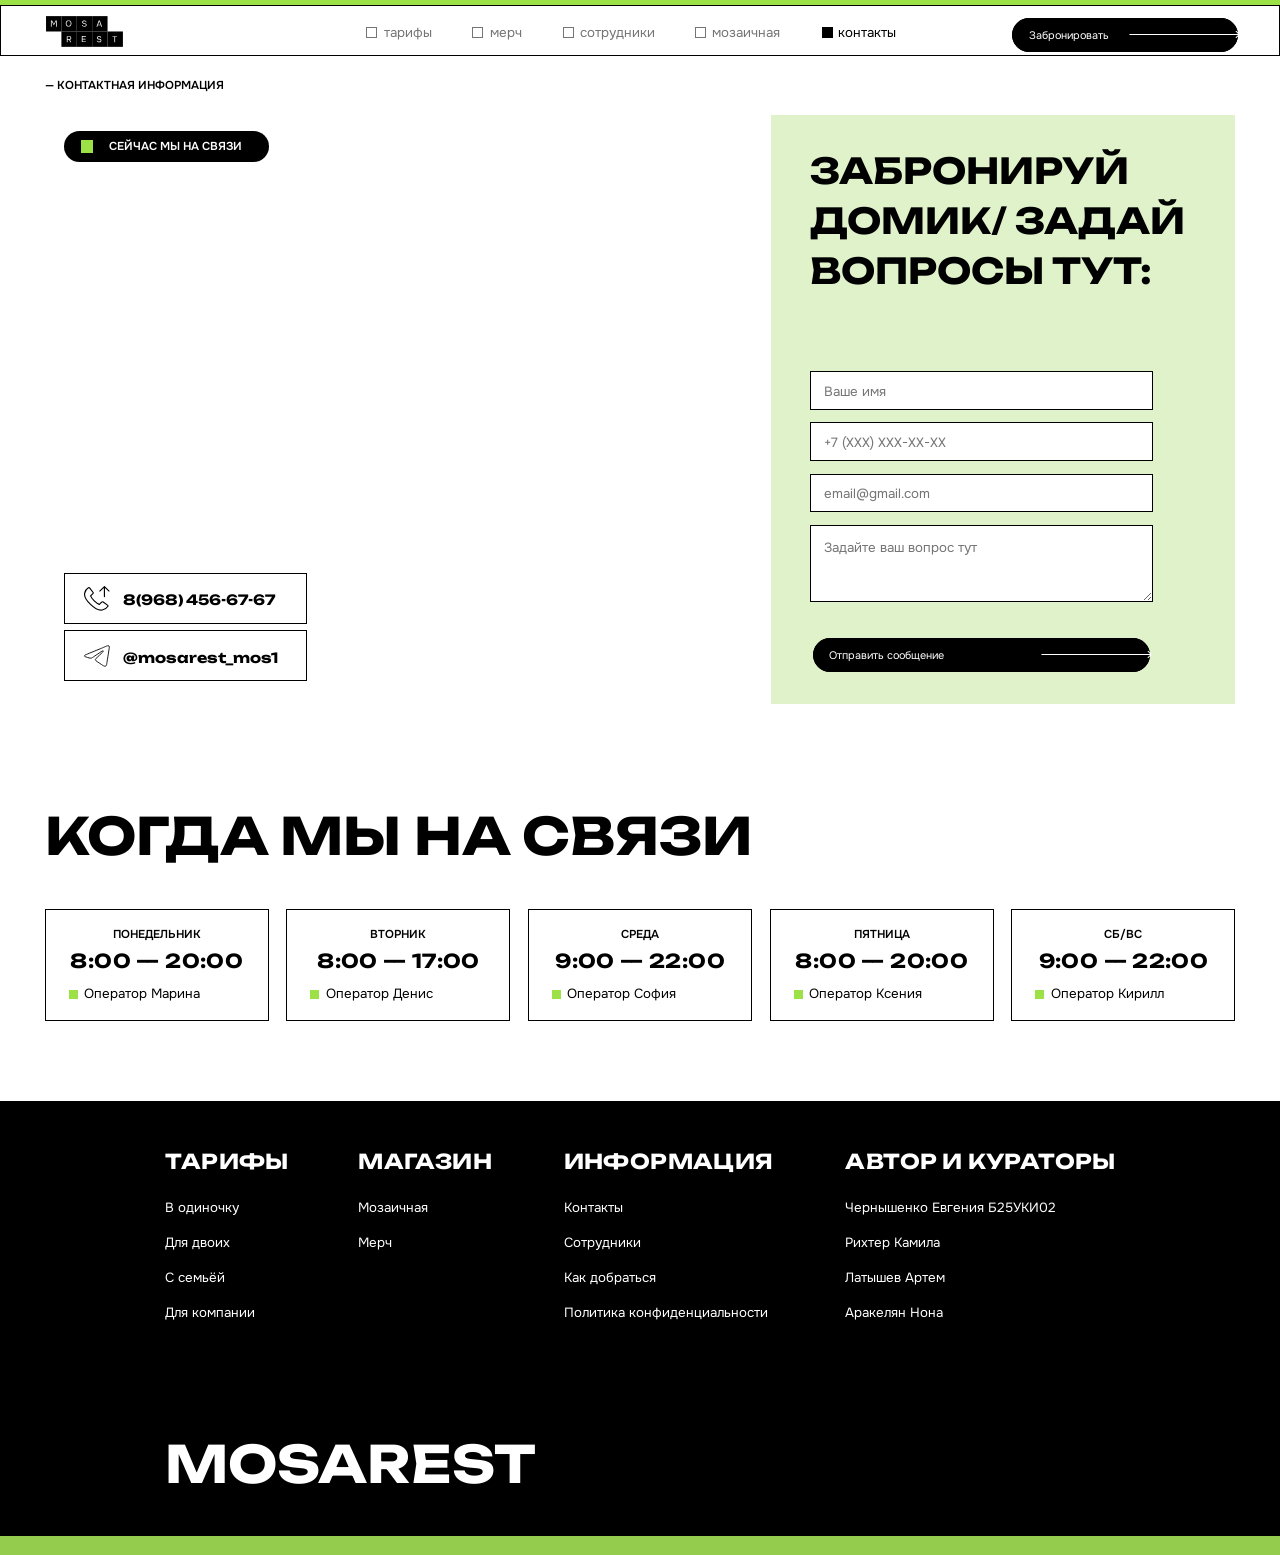
<file: contacts.html>
<!DOCTYPE html>
<html lang="ru" dir="ltr"> 
<head>
    <meta charset="utf-8">
    <meta name="viewport" content="width=device-width, initial-scale=1.0">
    <link href="./css/style.css" rel="stylesheet" type="text/css"/>
    <link rel="icon" href="img/favicon.png" type="image/x-icon">
    <script src="./js/js.js" charset="utf-8"></script>
    <title>Second_life_garden_module3</title>
</head>
<body>
     <!-- <div class="container">
        <div class="grid">
            <div class="col"></div>
            <div class="col"></div>
            <div class="col"></div>
            <div class="col"></div>
            <div class="col"></div>
            <div class="col"></div>
            <div class="col"></div>
            <div class="col"></div>
            <div class="col"></div>
            <div class="col"></div>
        </div>
    </div> -->
    <div class="progress1"></div> 
    <div class="header">
        <div><img class="logo" src="img/logo.svg" onclick="location.href='./index.html'"></div>
        <ul class="li-list">
            <li><a class="header_text" href="./tarifs.html">тарифы</a></li>
            <div class="square1" onclick="location.href='./tarifs.html'"></div>
            
            <li><a class="header_text" href="./merch.html">мерч</a></li>
            <div class="square2" onclick="location.href='./merch.html'"> </div>
            
            <li><a class="header_text" href="./workers.html">сотрудники</a></li>
            <div class="square3" onclick="location.href='./workers.html'"> </div>
            
            <li><a class="header_text" href="./mosaic.html">мозаичная</a></li>
            <div class="square4" onclick="location.href='./mosaic.html'"> </div>
            
            <li><a class="header_text" id="contacts" href="./contacts.html">контакты</a></li>
            <div class="square5" id="square5" onclick="location.href='./contacts.html'"> </div>
        </ul>
                <div class="bron">
            <span id="span_btn2" onclick="location.href='./contacts.html'">Забронировать</span>
            <img class="arrow4" src="img/Arrow 6.svg" alt="arrow">
        </div>
    </div>



    <section class="section1_contacts">
        <p class="small_text st6">— КОНТАКТНАЯ ИНФОРМАЦИЯ</p>
        <div class="map">
            <iframe 
                    src="https://yandex.ru/map-widget/v1/?ll=37.241939%2C55.699025&z=14.81&pt=37.241939%2C55.699025" 
    allowfullscreen>
            </iframe>

            <div class="plashka">
                <p class="small_text st7">СЕЙЧАС МЫ НА СВЯЗИ</p>
                <div class="squr"></div>
            </div>

            <div class="plashka2">
                <p class="merch_name4"> 8(968) 456-67-67</p>
                <img class="phone" src="img/phone.svg" alt="phone">
            </div>

            <div class="plashka3">
                <p class="merch_name4"> @mosarest_mos1</p>
                <img class="tg" src="img/tg.svg" alt="tg">
        

            </div>
    </div>

   <div class="bck">
        <p class="medtext cont">ЗАБРОНИРУЙ ДОМИК/ ЗАДАЙ ВОПРОСЫ ТУТ:</p>
        <div class="form-container">
            <form id="contact_form" class="contact-form">
                <input type="text" id="user_name" class="form-input" placeholder="Ваше имя">
                <input type="tel" id="user_phone" class="form-input" placeholder="+7 (XXX) XXX-XX-XX">
                <input type="email" id="user_email" class="form-input" placeholder="email@gmail.com">
                <textarea id="user_message" class="form-textarea" placeholder="Задайте ваш вопрос тут"  maxlength="250"></textarea>
                <!-- <button  class="submit">Отправить</button> -->
                <div class="bron2">
                        <span id="span_btn3">Отправить сообщение</span>
                        <img class="arrow4" src="img/Arrow 6.svg" alt="arrow">
                </div>
            </form>
            <div id="success_message" class="success-message"></div>
        </div>
</div>
</div>
    </section>

    <section class="section2_contacts"></section>
    <section class="section3_contacts">
        <p class="zagolovok zg20">КОГДА МЫ НА СВЯЗИ</p>

        <div class="dates-grid">
        <div class="date-card free" onclick="location.href='./contacts.html'">
            <div class="date-card__month">ПОНЕДЕЛЬНИК</div>
            <div class="date-card__range">8:00 — 20:00</div>
            <div class="date-card__status"><span class="dot dot--free"></span>Оператор Марина</div>
        </div>

        <div class="date-card free" onclick="location.href='./merch.html'">
            <div class="date-card__month">ВТОРНИК</div>
            <div class="date-card__range">8:00 — 17:00</div>
            <div class="date-card__status"><span class="dot dot--free"></span>Оператор Денис</div>
        </div>

        <div class="date-card free" onclick="location.href='./contacts.html'">
            <div class="date-card__month">СРЕДА</div>
            <div class="date-card__range">9:00 — 22:00</div>
            <div class="date-card__status"><span class="dot dot--free"></span>Оператор София</div>
        </div>

        <div class="date-card free" onclick="location.href='./contacts.html'">
            <div class="date-card__month">ПЯТНИЦА</div>
            <div class="date-card__range">8:00 — 20:00</div>
            <div class="date-card__status"><span class="dot dot--free"></span>Оператор Ксения</div>
        </div>

        <div class="date-card free">
            <div class="date-card__month">СБ/ВС</div>
            <div class="date-card__range">9:00 — 22:00</div>
            <div class="date-card__status"><span class="dot dot--free"></span>Оператор Кирилл</div>
        </div>
        </div>

    </section>

        <section class="section6">
        <div class="podval_1">
            <p class="opener_title num1">ТАРИФЫ</p>
            <p class="basic num2 clickable" data-href="./tarifs.html">В одиночку</p>
            <p class="basic num2 clickable" data-href="./tarifs.html">Для двоих</p>
            <p class="basic num2 clickable" data-href="./tarifs.html">С семьёй</p>
            <p class="basic num2 clickable" data-href="./tarifs.html">Для компании</p>
        </div>


        <div class="podval_2">
            <p class="opener_title num1 ">МАГАЗИН</p>
            <p class="basic num2 clickable" data-href="./mosaic.html">Мозаичная</p>
            <p class="basic num2 clickable" data-href="./mosaic.html">Мерч</p>
        </div>

        <div class="podval_3">
            <p class="opener_title num1">ИНФОРМАЦИЯ</p>
            <p class="basic num2 clickable" data-href="./contacts.html">Контакты</p>
            <p class="basic num2 clickable" data-href="./contacts.html">Сотрудники</p>
            <p class="basic num2 clickable" data-href="./contacts.html">Как добраться</p>
            <p class="basic num2 clickable" data-href="./contacts.html">Политика конфиденциальности</p>
        </div>

        <div class="podval_4">
            <p class="opener_title num1">АВТОР И КУРАТОРЫ</p>
            <p class="basic num2 clickable">Чернышенко Евгения Б25УКИ02</p>
            <p class="basic num2 clickable">Рихтер Камила</p>
            <p class="basic num2 clickable">Латышев Артем</p>
            <p class="basic num2 clickable">Аракелян Нона</p>
        </div>

        <p class="zagolovok zg4">MOSAREST</p>
        <div class="podv_poloska"></div>

    </section>

</body>
</html>
</file>
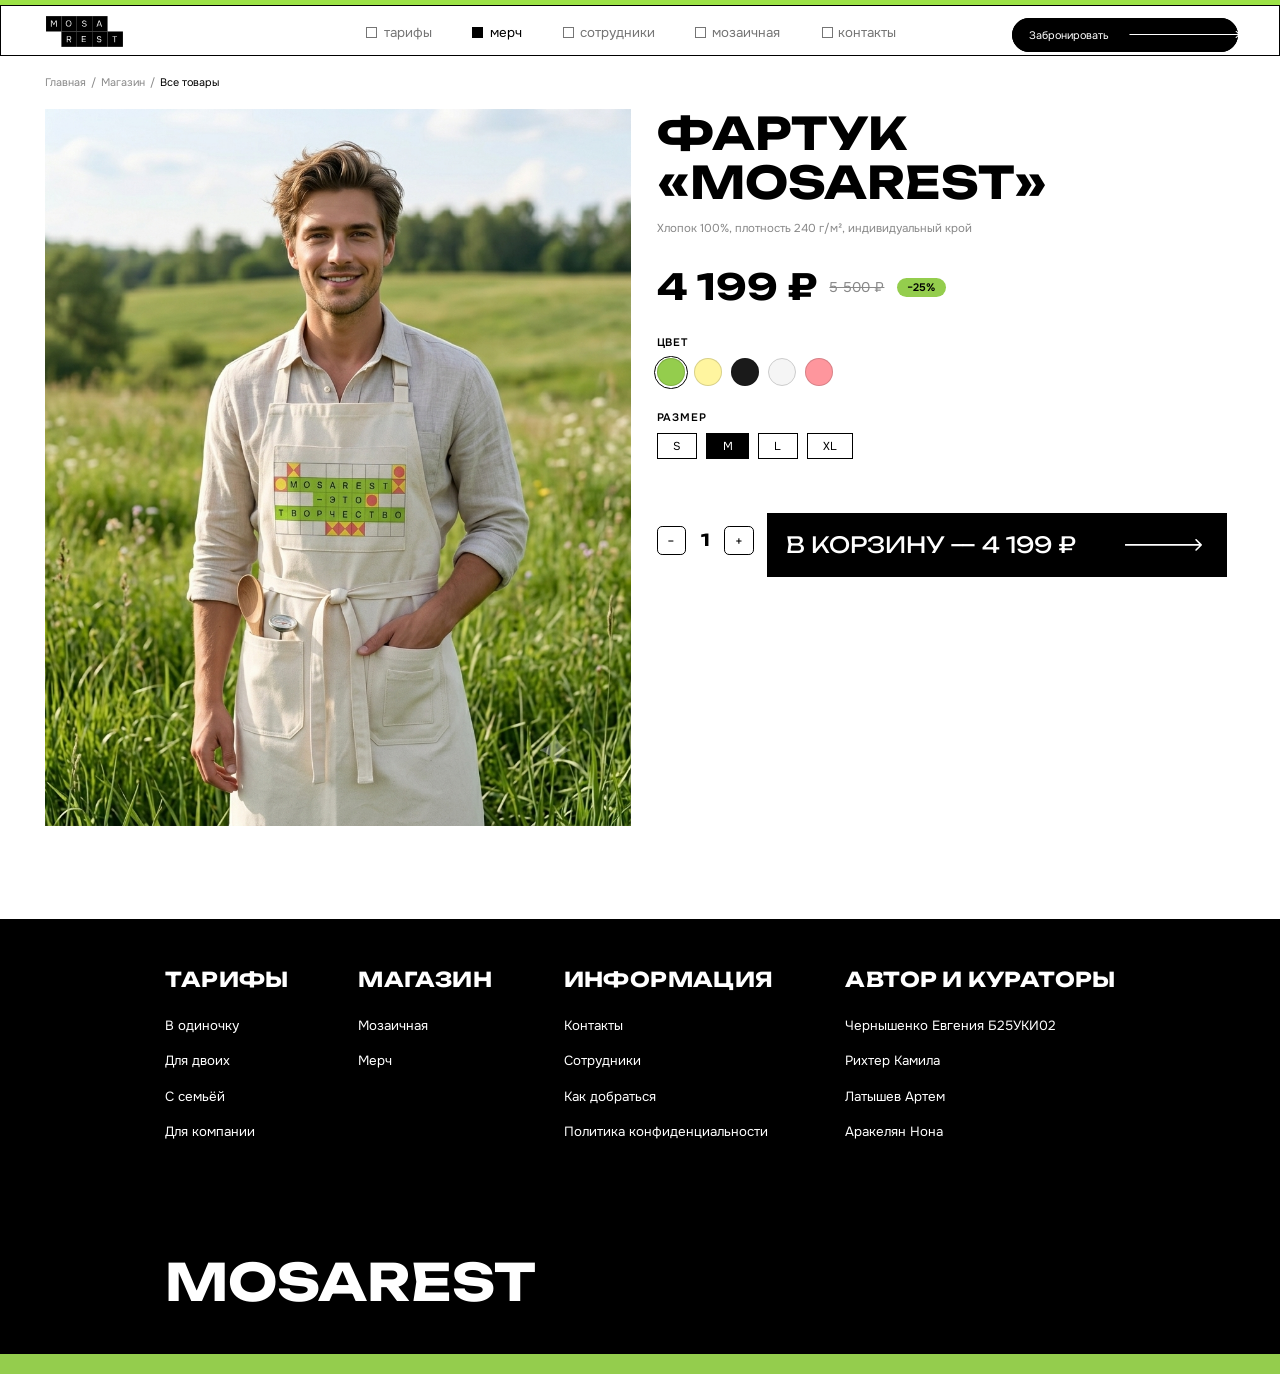
<file: merch2.html>
<!DOCTYPE html>
<html lang="ru" dir="ltr"> 
<head>
    <meta charset="utf-8">
    <meta name="viewport" content="width=device-width, initial-scale=1.0">
    <link href="./css/style.css" rel="stylesheet" type="text/css"/>
    <link rel="icon" href="img/favicon.png" type="image/x-icon">
    <script src="./js/js.js" charset="utf-8"></script>
    <title>Second_life_garden_module3</title>
</head>
<body>
    <!-- <div class="container">
        <div class="grid">
            <div class="col"></div>
            <div class="col"></div>
            <div class="col"></div>
            <div class="col"></div>
            <div class="col"></div>
            <div class="col"></div>
            <div class="col"></div>
            <div class="col"></div>
            <div class="col"></div>
            <div class="col"></div>
        </div>
    </div> -->
    <div class="progress1"></div> 
    <div class="header">
        <div><img class="logo" src="img/logo.svg" onclick="location.href='./index.html'"></div>
        <ul class="li-list">
            <li><a class="header_text" href="./tarifs.html">тарифы</a></li>
            <div class="square1" onclick="location.href='./tarifs.html'"> </div>
            
            <li><a class="header_text" id="merch" href="./merch.html">мерч</a></li>
            <div class="square2" id="square2" onclick="location.href='./merch.html'"> </div>
            
            <li><a class="header_text" href="./workers.html">сотрудники</a></li>
            <div class="square3" onclick="location.href='./workers.html'"> </div>
            
            <li><a class="header_text" href="./mosaic.html">мозаичная</a></li>
            <div class="square4" onclick="location.href='./mosaic.html'"> </div>
            
            <li><a class="header_text" href="./contacts.html">контакты</a></li>
            <div class="square5" onclick="location.href='./contacts.html'"> </div>
        </ul>

                <div class="bron">
            <span id="span_btn2" onclick="location.href='./contacts.html'">Забронировать</span>
            <img class="arrow4" src="img/Arrow 6.svg" alt="arrow">
        </div>
    </div>

    <section class="section1_merch2">
            <div class="breadcrumb">
        <a href="./index.html">Главная</a>
        <span class="sep"> / </span>
        <a href="./merch.html">Магазин</a>
        <span class="sep"> / </span>
        <span class="current">Все товары</span>
    </div>

    <img class="merch2_photo" src="img/merch0.png" alt="ЛОНГСЛИВ">

    <div class="merch2_info">
        <p class="merch2_title">ФАРТУК<br>«MOSAREST»</p>
        <p class="merch2_desc">Хлопок 100%, плотность 240 г/м², индивидуальный крой</p>

        <div class="merch2_price_row">
            <span class="merch2_price_main">4 199 ₽</span>
            <span class="merch2_price_old">5 500 ₽</span>
            <span class="merch2_badge">−25%</span>
        </div>

        <p class="merch2_label">Цвет</p>
        <div class="merch2_colors">
            <div class="color_dot selected" style="background:#94CD4D;" onclick="selectColor(this)"></div>
            <div class="color_dot" style="background:#FFF59F;" onclick="selectColor(this)"></div>
            <div class="color_dot" style="background:#1a1a1a;" onclick="selectColor(this)"></div>
            <div class="color_dot" style="background:#f5f5f5; border-color: #ccc;" onclick="selectColor(this)"></div>
            <div class="color_dot" style="background:#FE969D;" onclick="selectColor(this)"></div>
        </div>

        <p class="merch2_label" style="margin-top:2vw;">Размер</p>
        <div class="merch2_sizes">
            <div class="size_btn" onclick="selectSize(this)">S</div>
            <div class="size_btn selected" onclick="selectSize(this)">M</div>
            <div class="size_btn" onclick="selectSize(this)">L</div>
            <div class="size_btn" onclick="selectSize(this)">XL</div>
        </div>

        <div class="merch2_buy_row">
            <div class="qty_box">
                <button class="qty_btn" onclick="changeQty(-1)">−</button>
                <span class="qty_num" id="qty">1</span>
                <button class="qty_btn" onclick="changeQty(1)">+</button>
            </div>

            <div class="go_to_btn btn-animated" data-href="./404.html">
                <p class="btntext bt1">В КОРЗИНУ — 4 199 ₽</p>
                <img class="arrow6" src="img/Arrow 9.svg" alt="arrow">
                <div class="squares-canvas">
            </div>
        </div>
            </div>
        </div>

        <p class="merch2_hint">При покупке на месте проведения мастер-классов скидка 25% на все</p>
    </div>


            
        </section>
    
    <section class="section6">
        <div class="podval_1">
            <p class="opener_title num1">ТАРИФЫ</p>
            <p class="basic num2 clickable" data-href="./tarifs.html">В одиночку</p>
            <p class="basic num2 clickable" data-href="./tarifs.html">Для двоих</p>
            <p class="basic num2 clickable" data-href="./tarifs.html">С семьёй</p>
            <p class="basic num2 clickable" data-href="./tarifs.html">Для компании</p>
        </div>


        <div class="podval_2">
            <p class="opener_title num1 ">МАГАЗИН</p>
            <p class="basic num2 clickable" data-href="./mosaic.html">Мозаичная</p>
            <p class="basic num2 clickable" data-href="./mosaic.html">Мерч</p>
        </div>

        <div class="podval_3">
            <p class="opener_title num1">ИНФОРМАЦИЯ</p>
            <p class="basic num2 clickable" data-href="./contacts.html">Контакты</p>
            <p class="basic num2 clickable" data-href="./contacts.html">Сотрудники</p>
            <p class="basic num2 clickable" data-href="./contacts.html">Как добраться</p>
            <p class="basic num2 clickable" data-href="./contacts.html">Политика конфиденциальности</p>
        </div>

        <div class="podval_4">
            <p class="opener_title num1">АВТОР И КУРАТОРЫ</p>
            <p class="basic num2 clickable">Чернышенко Евгения Б25УКИ02</p>
            <p class="basic num2 clickable">Рихтер Камила</p>
            <p class="basic num2 clickable">Латышев Артем</p>
            <p class="basic num2 clickable">Аракелян Нона</p>
        </div>

        <p class="zagolovok zg4">MOSAREST</p>
        <div class="podv_poloska"></div>

    </section>
</file>
<file: css/style.css>
@import "reset.css";
@import "fonts.css";
@import "content.css"; 
@import "animation.css";
@import "adaptive.css";
@import "merch.css";
@import "contacts.css";
@import "mosaic.css";
@import "tarifs.css";
@import "workers.css";
</file>
